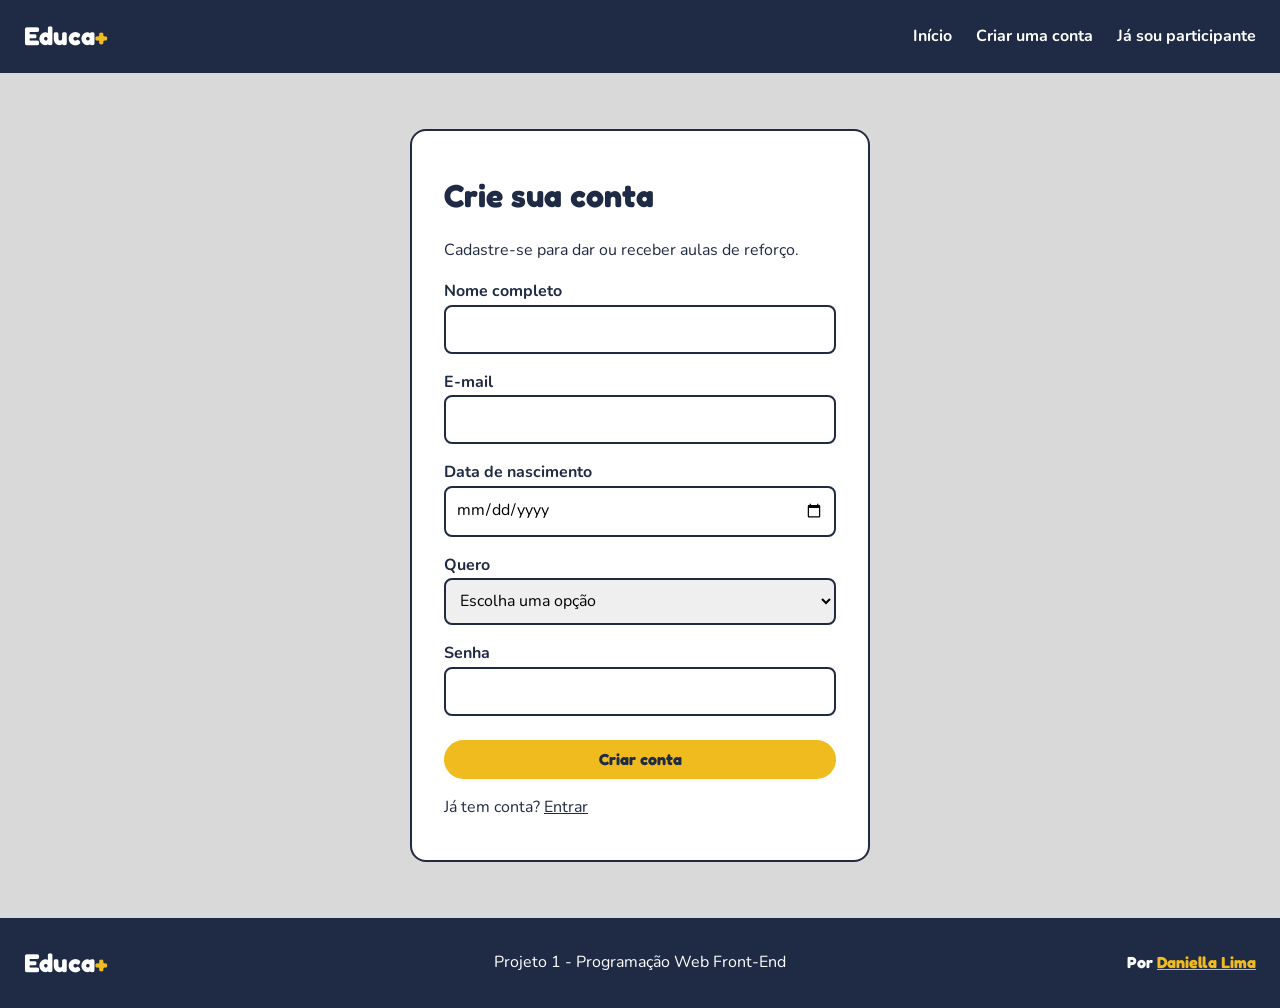
<file: index.html>
<!DOCTYPE html>
<html lang="pt-BR">
<head><meta charset="UTF-8"><meta name="viewport" content="width=device-width, initial-scale=1"><link rel="preconnect" href="https://fonts.googleapis.com"><link rel="preconnect" href="https://fonts.gstatic.com" crossorigin><link href="https://fonts.googleapis.com/css2?family=Fredoka:wght@500;700&amp;family=Nunito:wght@400;700&amp;display=swap" rel="stylesheet"><link rel="stylesheet" href="style.css"><title>Educa+ | Criar uma conta</title></head>
<body>
<header><p class="logo">Educa<span>+</span></p><nav aria-label="Menu principal"><ul><li><a href="principal.html">Início</a></li><li><a href="index.html">Criar uma conta</a></li><li><a href="login.html">Já sou participante</a></li></ul></nav></header>
<main>
<form class="form-caixa" action="login.html" method="get">
<h1>Crie sua conta</h1>
<p>Cadastre-se para dar ou receber aulas de reforço.</p>
<label for="nome">Nome completo</label><input type="text" id="nome" name="nome" required>
<label for="email">E-mail</label><input type="email" id="email" name="email" required>
<label for="nasc">Data de nascimento</label><input type="date" id="nasc" name="nasc" required>
<label for="perfil">Quero</label>
<select id="perfil" name="perfil" required><option value="">Escolha uma opção</option><option>Dar aulas de reforço</option><option>Receber aulas de reforço</option></select>
<label for="senha">Senha</label><input type="password" id="senha" name="senha" minlength="6" required>
<button class="botao" type="submit">Criar conta</button>
<p>Já tem conta? <a href="login.html">Entrar</a></p>
</form>
</main>
<footer><p class="logo">Educa<span>+</span></p><p>Projeto 1 - Programação Web Front-End</p><p class="autor">Por <a href="https://adaniellalima.github.io/frontend_dani/">Daniella Lima</a></p></footer>
</body>
</html>
</file>
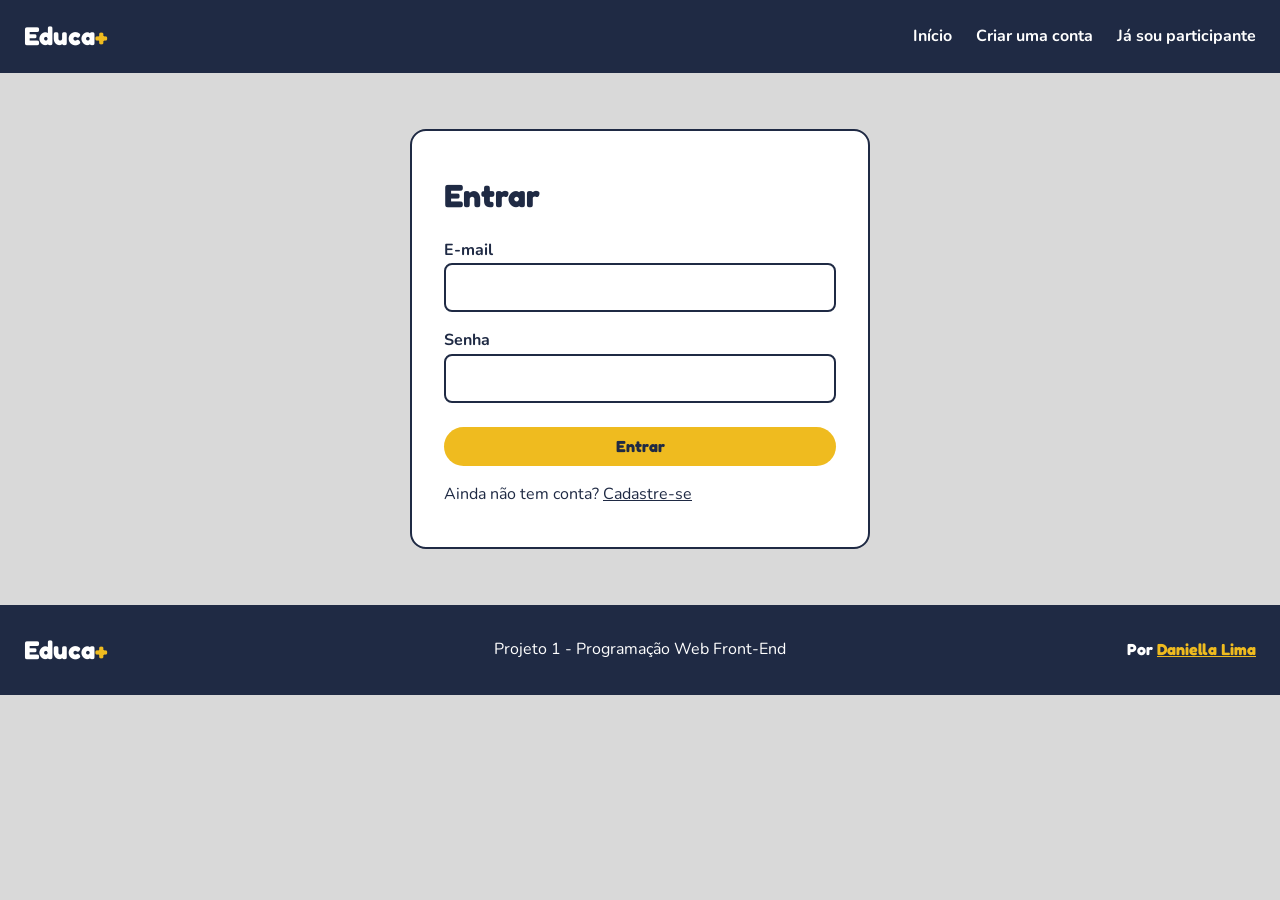
<file: login.html>
<!DOCTYPE html>
<html lang="pt-BR">
<head><meta charset="UTF-8"><meta name="viewport" content="width=device-width, initial-scale=1"><link rel="preconnect" href="https://fonts.googleapis.com"><link rel="preconnect" href="https://fonts.gstatic.com" crossorigin><link href="https://fonts.googleapis.com/css2?family=Fredoka:wght@500;700&amp;family=Nunito:wght@400;700&amp;display=swap" rel="stylesheet"><link rel="stylesheet" href="style.css"><title>Educa+ | Login</title></head>
<body>
<header><p class="logo">Educa<span>+</span></p><nav aria-label="Menu principal"><ul><li><a href="principal.html">Início</a></li><li><a href="index.html">Criar uma conta</a></li><li><a href="login.html">Já sou participante</a></li></ul></nav></header>
<main>
<form class="form-caixa" action="principal.html" method="get">
<h1>Entrar</h1>
<label for="email">E-mail</label><input type="email" id="email" name="email" required>
<label for="senha">Senha</label><input type="password" id="senha" name="senha" required>
<button class="botao" type="submit">Entrar</button>
<p>Ainda não tem conta? <a href="index.html">Cadastre-se</a></p>
</form>
</main>
<footer><p class="logo">Educa<span>+</span></p><p>Projeto 1 - Programação Web Front-End</p><p class="autor">Por <a href="https://adaniellalima.github.io/frontend_dani/">Daniella Lima</a></p></footer>
</body>
</html>
</file>
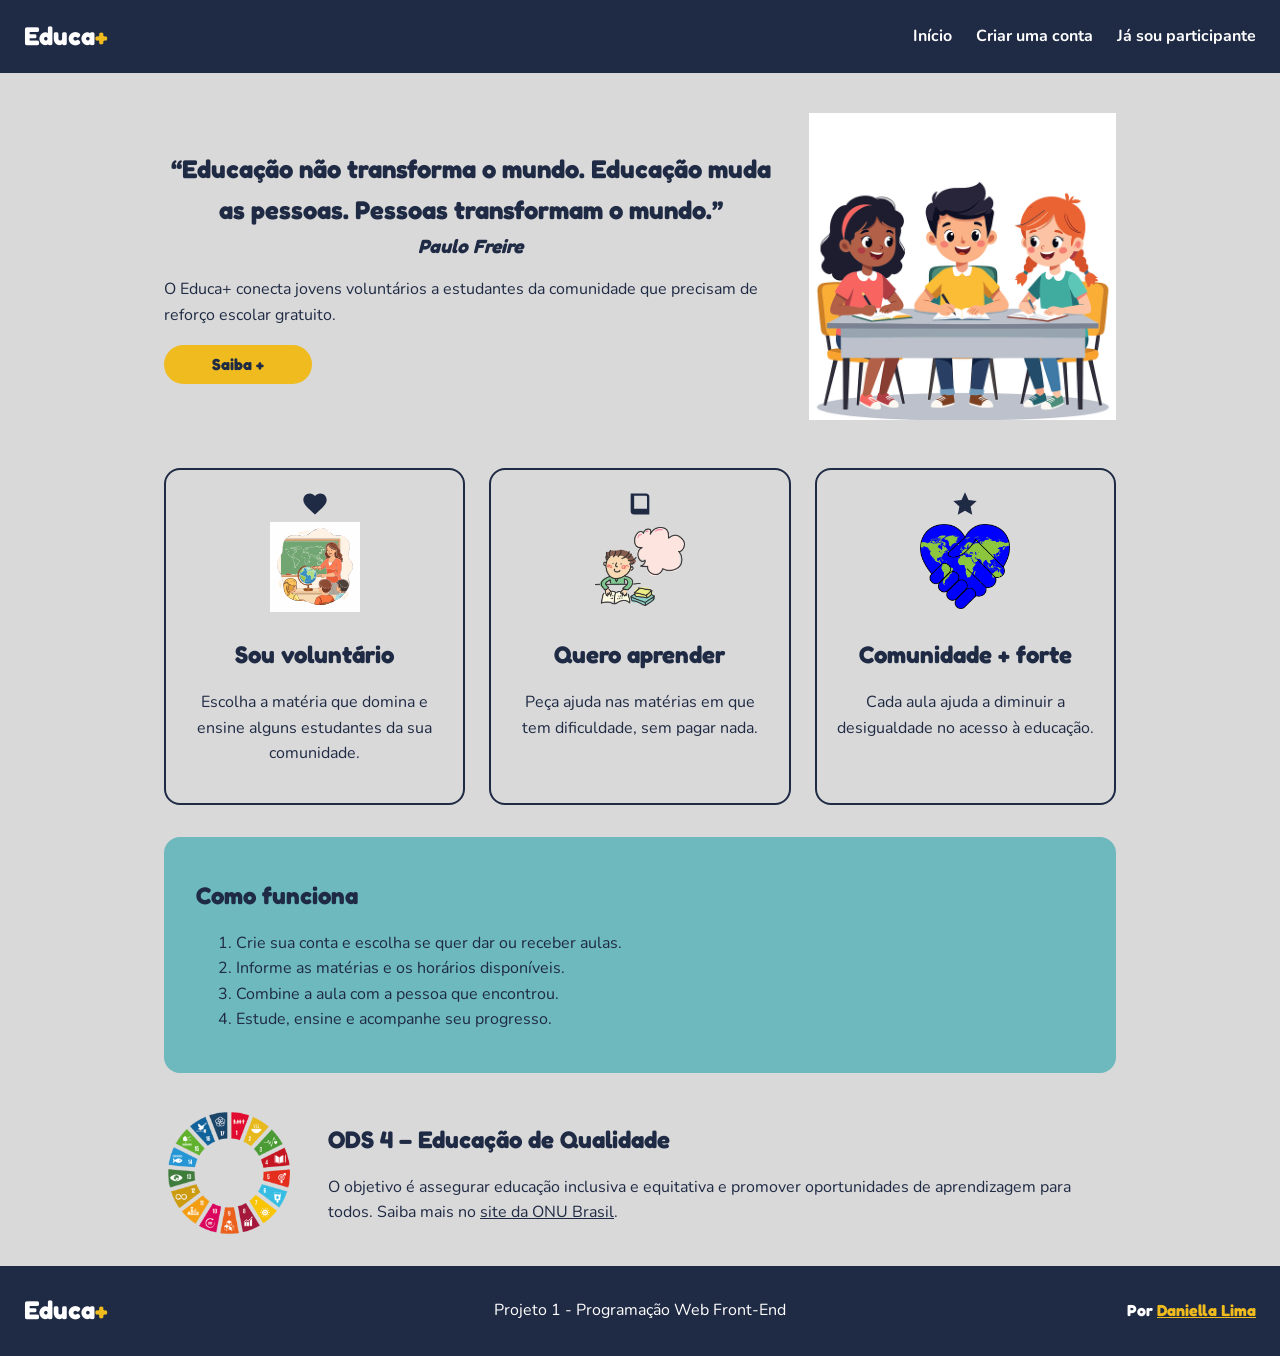
<file: principal.html>
<!DOCTYPE html>
<html lang="pt-BR">
<head><meta charset="UTF-8"><meta name="viewport" content="width=device-width, initial-scale=1"><link rel="preconnect" href="https://fonts.googleapis.com"><link rel="preconnect" href="https://fonts.gstatic.com" crossorigin><link href="https://fonts.googleapis.com/css2?family=Fredoka:wght@500;700&amp;family=Nunito:wght@400;700&amp;display=swap" rel="stylesheet"><link rel="stylesheet" href="style.css"><title>Educa+ | Reforço escolar voluntário</title></head>
<body>
<header><p class="logo">Educa<span>+</span></p><nav aria-label="Menu principal"><ul><li><a href="principal.html">Início</a></li><li><a href="index.html">Criar uma conta</a></li><li><a href="login.html">Já sou participante</a></li></ul></nav></header>
<main>
<section class="hero" aria-label="Apresentação">
<div>
<h1 class="oculto">Educa+: reforço escolar voluntário</h1>
<blockquote>“Educação não transforma o mundo. Educação muda as pessoas. Pessoas transformam o mundo.”<cite>Paulo Freire</cite></blockquote>
<p>O Educa+ conecta jovens voluntários a estudantes da comunidade que precisam de reforço escolar gratuito.</p>
<a class="botao" href="#como-funciona">Saiba +</a>
</div>
<img src="img/alunos.png" alt="Três crianças estudando juntas em uma mesa" width="318" height="318">
</section>

<section class="cartoes" aria-label="Quem pode participar">
<article>
<svg class="icone" viewBox="0 0 24 24" aria-hidden="true"><path d="M12 21l-1.500-1.300C5.400 15.100 2 12 2 8.500 2 5.400 4.400 3 7.500 3c1.700 0 3.400.8 4.500 2.100C13.100 3.800 14.800 3 16.500 3 19.600 3 22 5.400 22 8.500c0 3.500-3.400 6.600-8.500 11.200z"/></svg>
<img src="img/voluntario.svg" alt="Professora ensinando com um globo" width="219" height="225">
<h2>Sou voluntário</h2>
<p>Escolha a matéria que domina e ensine alguns estudantes da sua comunidade.</p>
</article>
<article>
<svg class="icone" viewBox="0 0 24 24" aria-hidden="true"><path d="M4 3h13a3 3 0 013 3v15H7a3 3 0 01-3-3zm3 2v11h11V6a1 1 0 00-1-1z"/></svg>
<img src="img/aluno.png" alt="Estudante lendo com livros na mesa" width="240" height="255">
<h2>Quero aprender</h2>
<p>Peça ajuda nas matérias em que tem dificuldade, sem pagar nada.</p>
</article>
<article>
<svg class="icone" viewBox="0 0 24 24" aria-hidden="true"><path d="M12 2l3 6.500 7 .9-5.200 4.800 1.400 7L12 17.700 5.800 21.200l1.400-7L2 9.400l7-.9z"/></svg>
<img src="img/comunidade.png" alt="Mãos formando um coração com o mapa do mundo" width="228" height="237">
<h2>Comunidade + forte</h2>
<p>Cada aula ajuda a diminuir a desigualdade no acesso à educação.</p>
</article>
</section>

<section class="passos" id="como-funciona">
<h2>Como funciona</h2>
<ol>
<li>Crie sua conta e escolha se quer dar ou receber aulas.</li>
<li>Informe as matérias e os horários disponíveis.</li>
<li>Combine a aula com a pessoa que encontrou.</li>
<li>Estude, ensine e acompanhe seu progresso.</li>
</ol>
</section>

<section class="ods" aria-label="ODS atendido">
<img src="img/ods.png" alt="Roda colorida dos Objetivos de Desenvolvimento Sustentável" width="324" height="315">
<div>
<h2>ODS 4 – Educação de Qualidade</h2>
<p>O objetivo é assegurar educação inclusiva e equitativa e promover oportunidades de aprendizagem para todos. Saiba mais no <a href="https://brasil.un.org/pt-br/sdgs/4">site da ONU Brasil</a>.</p>
</div>
</section>
</main>
<footer><p class="logo">Educa<span>+</span></p><p>Projeto 1 - Programação Web Front-End</p><p class="autor">Por <a href="https://adaniellalima.github.io/frontend_dani/">Daniella Lima</a></p></footer>
</body>
</html>
</file>
<file: style.css>
:root {
    --tinta: #1F2A44;
    --sol: #EFBB1F;
    --menta: #6DB9BD;
    --fundo: #D9D9D9;
    --branco: #FFFFFF;
}

* {
    box-sizing: border-box;
}

body {
    margin: 0;
    font-family: "Nunito",Arial,sans-serif;
    background: var(--fundo);
    color: var(--tinta);
    line-height: 1.6;
}

h1,h2,h3 {
    font-family: "Fredoka",Georgia,serif;
    line-height: 1.25;
}

a {
    color: var(--tinta);
}

a:focus,button:focus,input:focus,select:focus {
    outline: 3px solid var(--sol);
    outline-offset: 2px;
}

header,footer {
    background: var(--tinta);
    color: var(--branco);
    padding: 1rem 1.5rem;
}

header {
    display: flex;
    flex-wrap: wrap;
    justify-content: space-between;
    align-items: center;
    gap: 1rem;
}

.logo {
    font-family: "Fredoka",Georgia,serif;
    font-weight: 700;
    font-size: 1.6rem;
    margin: 0;
}

.logo span {
    color: var(--sol);
}

nav ul {
    list-style: none;
    margin: 0;
    padding: 0;
    display: flex;
    gap: 1.5rem;
    flex-wrap: wrap;
}

nav a {
    color: var(--branco);
    text-decoration: none;
    font-weight: 700;
}

nav a:hover {
    color: var(--sol);
}

main {
    max-width: 1000px;
    margin: 0 auto;
    padding: 1.5rem;
}

.hero {
    display: grid;
    grid-template-columns: 2fr 1fr;
    gap: 2rem;
    align-items: center;
    padding: 1rem 0 2rem;
}

.hero blockquote {
    margin: 0 0 1rem;
    text-align: center;
    font-family: "Fredoka",Georgia,serif;
    font-size: 1.6rem;
    font-weight: 700;
}

.hero cite {
    display: block;
    font-size: 1.2rem;
}

.botao {
    display: inline-block;
    background: var(--sol);
    color: var(--tinta);
    border: 0;
    border-radius: 999px;
    padding: .6rem 3rem;
    font: 700 1rem "Fredoka",Georgia,serif;
    text-decoration: none;
    cursor: pointer;
}

.botao:hover {
    background: var(--tinta);
    color: var(--sol);
}

img {
    max-width: 100%;
    height: auto;
}

.cartoes {
    display: grid;
    grid-template-columns: repeat(auto-fit,minmax(220px,1fr));
    gap: 1.5rem;
    margin: 1rem 0 2rem;
}

.cartoes article {
    border: 2px solid var(--tinta);
    border-radius: 16px;
    padding: 1.25rem;
    text-align: center;
}

.cartoes img {
    width: 90px;
    height: 90px;
    object-fit: contain;
}

.icone {
    display: block;
    width: 28px;
    height: 28px;
    margin: 0 auto .25rem;
    fill: var(--tinta);
}

.passos {
    background: var(--menta);
    border-radius: 16px;
    padding: 1.5rem 2rem;
    margin-bottom: 2rem;
}

.ods {
    display: grid;
    grid-template-columns: 140px 1fr;
    gap: 1.5rem;
    align-items: center;
}

.ods img {
    width: 130px;
    height: 130px;
    object-fit: contain;
}

.form-caixa {
    max-width: 460px;
    margin: 2rem auto;
    background: var(--branco);
    border: 2px solid var(--tinta);
    border-radius: 16px;
    padding: 1.5rem 2rem;
}

.form-caixa label {
    display: block;
    font-weight: 700;
    margin-top: 1rem;
}

.form-caixa input,.form-caixa select {
    width: 100%;
    padding: .6rem;
    border: 2px solid var(--tinta);
    border-radius: 8px;
    font: inherit;
}

.form-caixa .botao {
    margin-top: 1.5rem;
    width: 100%;
}

footer {
    display: grid;
    grid-template-columns: 1fr 2fr 1fr;
    align-items: center;
    gap: 1rem;
    text-align: center;
}

footer .logo {
    text-align: left;
}

footer .autor {
    text-align: right;
    font-family: "Fredoka",Georgia,serif;
    font-weight: 700;
}

footer a {
    color: var(--sol);
}

@media (max-width:700px) {
    .hero,.ods,footer {
        grid-template-columns: 1fr;
    }
    .ods {
        text-align: center;
    }
    .ods img {
        margin: 0 auto;
    }
    footer .logo,footer .autor {
        text-align: center;
    }
}

.oculto {
    position: absolute;
    left: -9999px;
}
</file>
